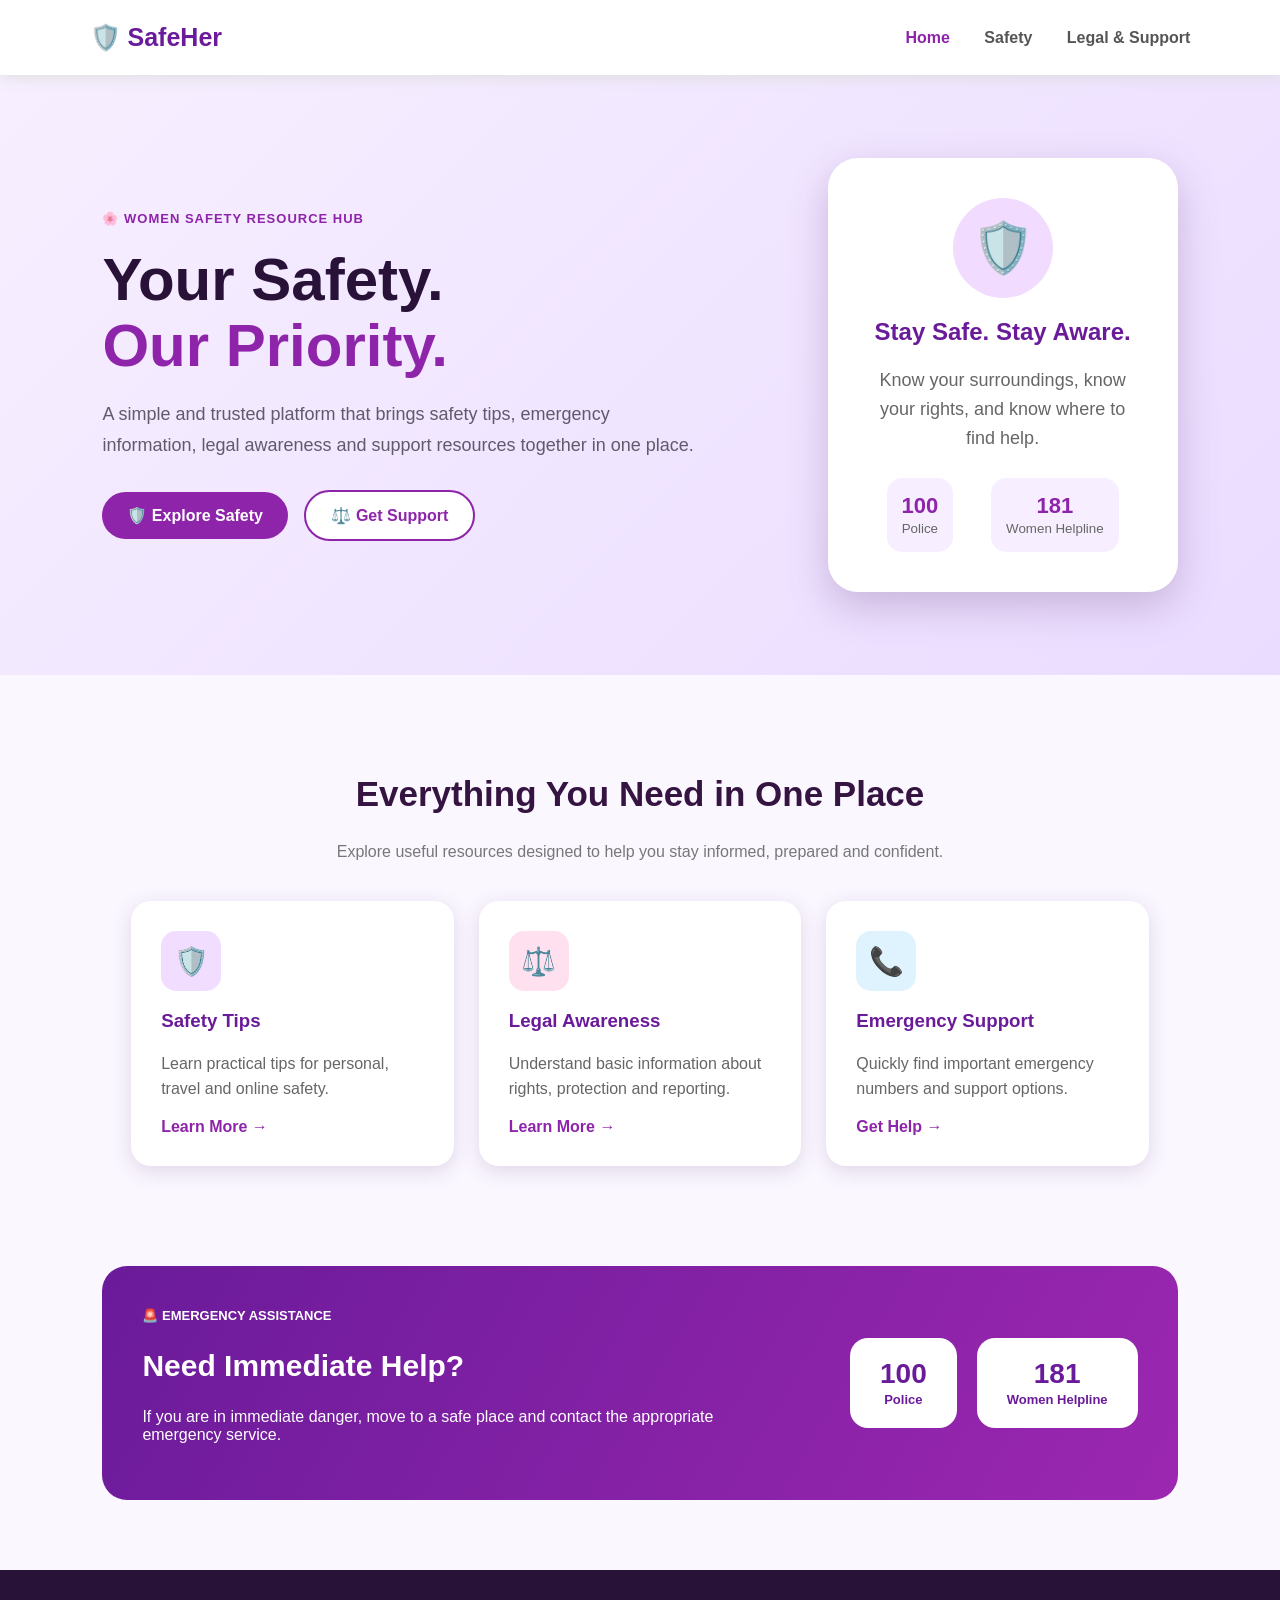
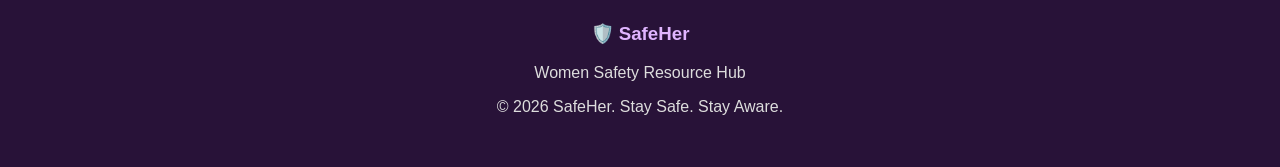
<file: index.html>
<!DOCTYPE html>
<html lang="en">

<head>
    <meta charset="UTF-8">
    <meta name="viewport" content="width=device-width, initial-scale=1.0">
    <title>SafeHer - Women Safety Hub</title>
    <link rel="stylesheet" href="style.css">
</head>

<body>

<header class="header">
    <div class="logo">🛡️ SafeHer</div>

    <nav>
        <a href="index.html" class="active">Home</a>
        <a href="safety.html">Safety</a>
        <a href="support.html">Legal & Support</a>
    </nav>

    <button class="menu-btn" onclick="toggleMenu()">☰</button>
</header>

<section class="hero">

    <div class="hero-text">
        <span class="tag">🌸 WOMEN SAFETY RESOURCE HUB</span>

        <h1>
            Your Safety.<br>
            <span>Our Priority.</span>
        </h1>

        <p>
            A simple and trusted platform that brings safety tips,
            emergency information, legal awareness and support
            resources together in one place.
        </p>

        <div class="hero-buttons">
            <a href="safety.html" class="primary-btn">
                🛡️ Explore Safety
            </a>

            <a href="support.html" class="secondary-btn">
                ⚖️ Get Support
            </a>
        </div>
    </div>

    <div class="hero-card">
        <div class="shield">🛡️</div>
        <h2>Stay Safe. Stay Aware.</h2>
        <p>
            Know your surroundings, know your rights,
            and know where to find help.
        </p>

        <div class="mini-info">
            <div>
                <b>100</b>
                <small>Police</small>
            </div>

            <div>
                <b>181</b>
                <small>Women Helpline</small>
            </div>
        </div>
    </div>

</section>

<section class="features">

    <h2>Everything You Need in One Place</h2>

    <p class="section-text">
        Explore useful resources designed to help you stay informed,
        prepared and confident.
    </p>

    <div class="card-container">

        <div class="feature-card">
            <div class="icon purple">🛡️</div>
            <h3>Safety Tips</h3>
            <p>
                Learn practical tips for personal, travel
                and online safety.
            </p>
            <a href="safety.html">Learn More →</a>
        </div>

        <div class="feature-card">
            <div class="icon pink">⚖️</div>
            <h3>Legal Awareness</h3>
            <p>
                Understand basic information about rights,
                protection and reporting.
            </p>
            <a href="support.html">Learn More →</a>
        </div>

        <div class="feature-card">
            <div class="icon blue">📞</div>
            <h3>Emergency Support</h3>
            <p>
                Quickly find important emergency numbers
                and support options.
            </p>
            <a href="support.html">Get Help →</a>
        </div>

    </div>

</section>

<section class="emergency">

    <div>
        <span>🚨 EMERGENCY ASSISTANCE</span>
        <h2>Need Immediate Help?</h2>
        <p>
            If you are in immediate danger, move to a safe place
            and contact the appropriate emergency service.
        </p>
    </div>

    <div class="emergency-numbers">
        <div>
            <b>100</b>
            <span>Police</span>
        </div>

        <div>
            <b>181</b>
            <span>Women Helpline</span>
        </div>
    </div>

</section>

<footer>
    <h3>🛡️ SafeHer</h3>
    <p>Women Safety Resource Hub</p>
    <p>© 2026 SafeHer. Stay Safe. Stay Aware.</p>
</footer>

<script src="script.js"></script>

</body>
</html>
</file>
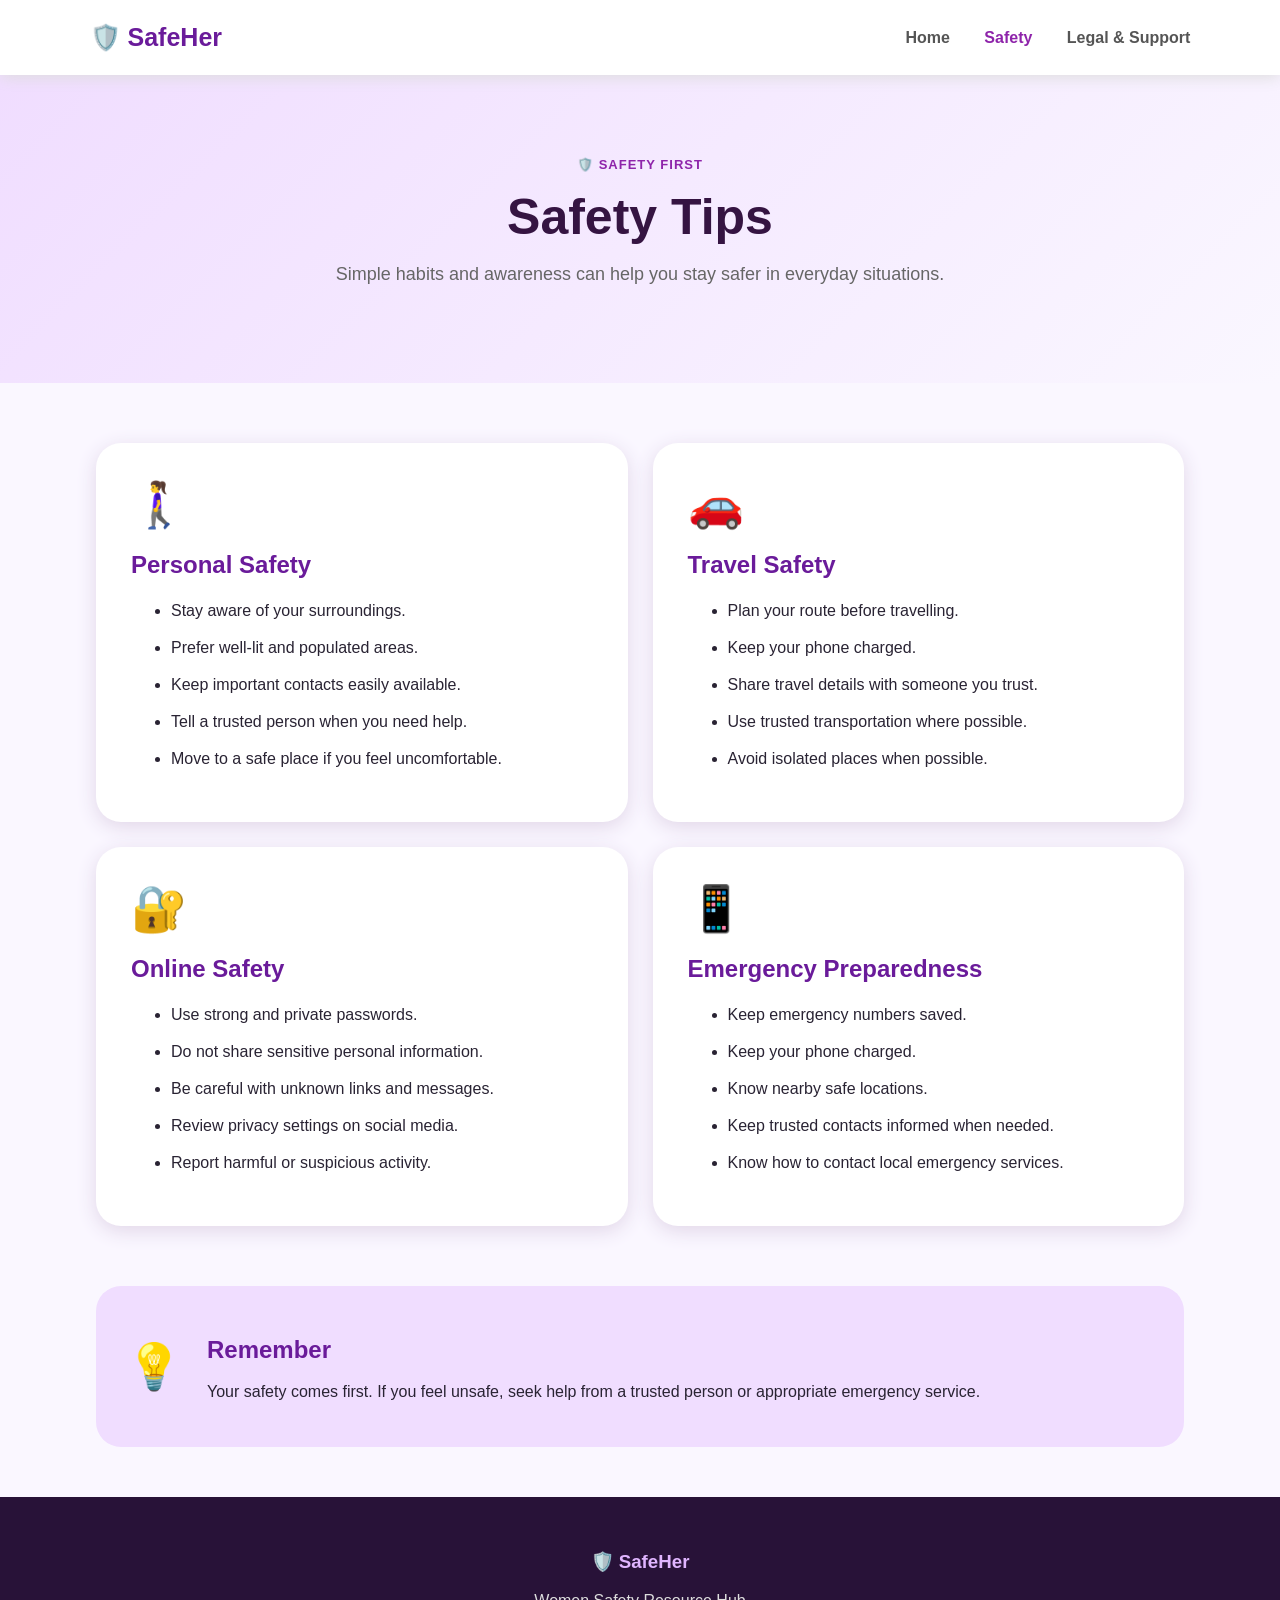
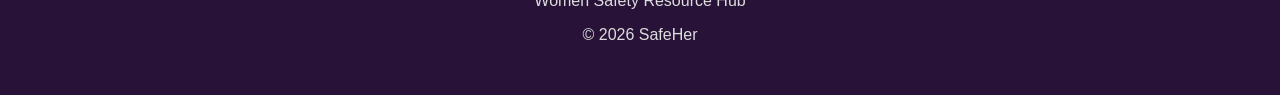
<file: safety.html>
<!DOCTYPE html>
<html lang="en">

<head>
    <meta charset="UTF-8">
    <meta name="viewport" content="width=device-width, initial-scale=1.0">
    <title>Safety Tips - SafeHer</title>
    <link rel="stylesheet" href="style.css">
</head>

<body>

<header class="header">

    <div class="logo">🛡️ SafeHer</div>

    <nav>
        <a href="index.html">Home</a>
        <a href="safety.html" class="active">Safety</a>
        <a href="support.html">Legal & Support</a>
    </nav>

    <button class="menu-btn" onclick="toggleMenu()">☰</button>

</header>

<section class="page-banner">

    <span class="tag">🛡️ SAFETY FIRST</span>

    <h1>Safety Tips</h1>

    <p>
        Simple habits and awareness can help you stay safer
        in everyday situations.
    </p>

</section>

<section class="safety-section">

    <div class="safety-grid">

        <div class="safety-card">

            <div class="large-icon">🚶‍♀️</div>

            <h2>Personal Safety</h2>

            <ul>
                <li>Stay aware of your surroundings.</li>
                <li>Prefer well-lit and populated areas.</li>
                <li>Keep important contacts easily available.</li>
                <li>Tell a trusted person when you need help.</li>
                <li>Move to a safe place if you feel uncomfortable.</li>
            </ul>

        </div>


        <div class="safety-card">

            <div class="large-icon">🚗</div>

            <h2>Travel Safety</h2>

            <ul>
                <li>Plan your route before travelling.</li>
                <li>Keep your phone charged.</li>
                <li>Share travel details with someone you trust.</li>
                <li>Use trusted transportation where possible.</li>
                <li>Avoid isolated places when possible.</li>
            </ul>

        </div>


        <div class="safety-card">

            <div class="large-icon">🔐</div>

            <h2>Online Safety</h2>

            <ul>
                <li>Use strong and private passwords.</li>
                <li>Do not share sensitive personal information.</li>
                <li>Be careful with unknown links and messages.</li>
                <li>Review privacy settings on social media.</li>
                <li>Report harmful or suspicious activity.</li>
            </ul>

        </div>


        <div class="safety-card">

            <div class="large-icon">📱</div>

            <h2>Emergency Preparedness</h2>

            <ul>
                <li>Keep emergency numbers saved.</li>
                <li>Keep your phone charged.</li>
                <li>Know nearby safe locations.</li>
                <li>Keep trusted contacts informed when needed.</li>
                <li>Know how to contact local emergency services.</li>
            </ul>

        </div>

    </div>

</section>

<section class="tip-banner">

    <div class="tip-icon">💡</div>

    <div>
        <h2>Remember</h2>
        <p>
            Your safety comes first. If you feel unsafe,
            seek help from a trusted person or appropriate
            emergency service.
        </p>
    </div>

</section>

<footer>
    <h3>🛡️ SafeHer</h3>
    <p>Women Safety Resource Hub</p>
    <p>© 2026 SafeHer</p>
</footer>

<script src="script.js"></script>

</body>
</html>
</file>
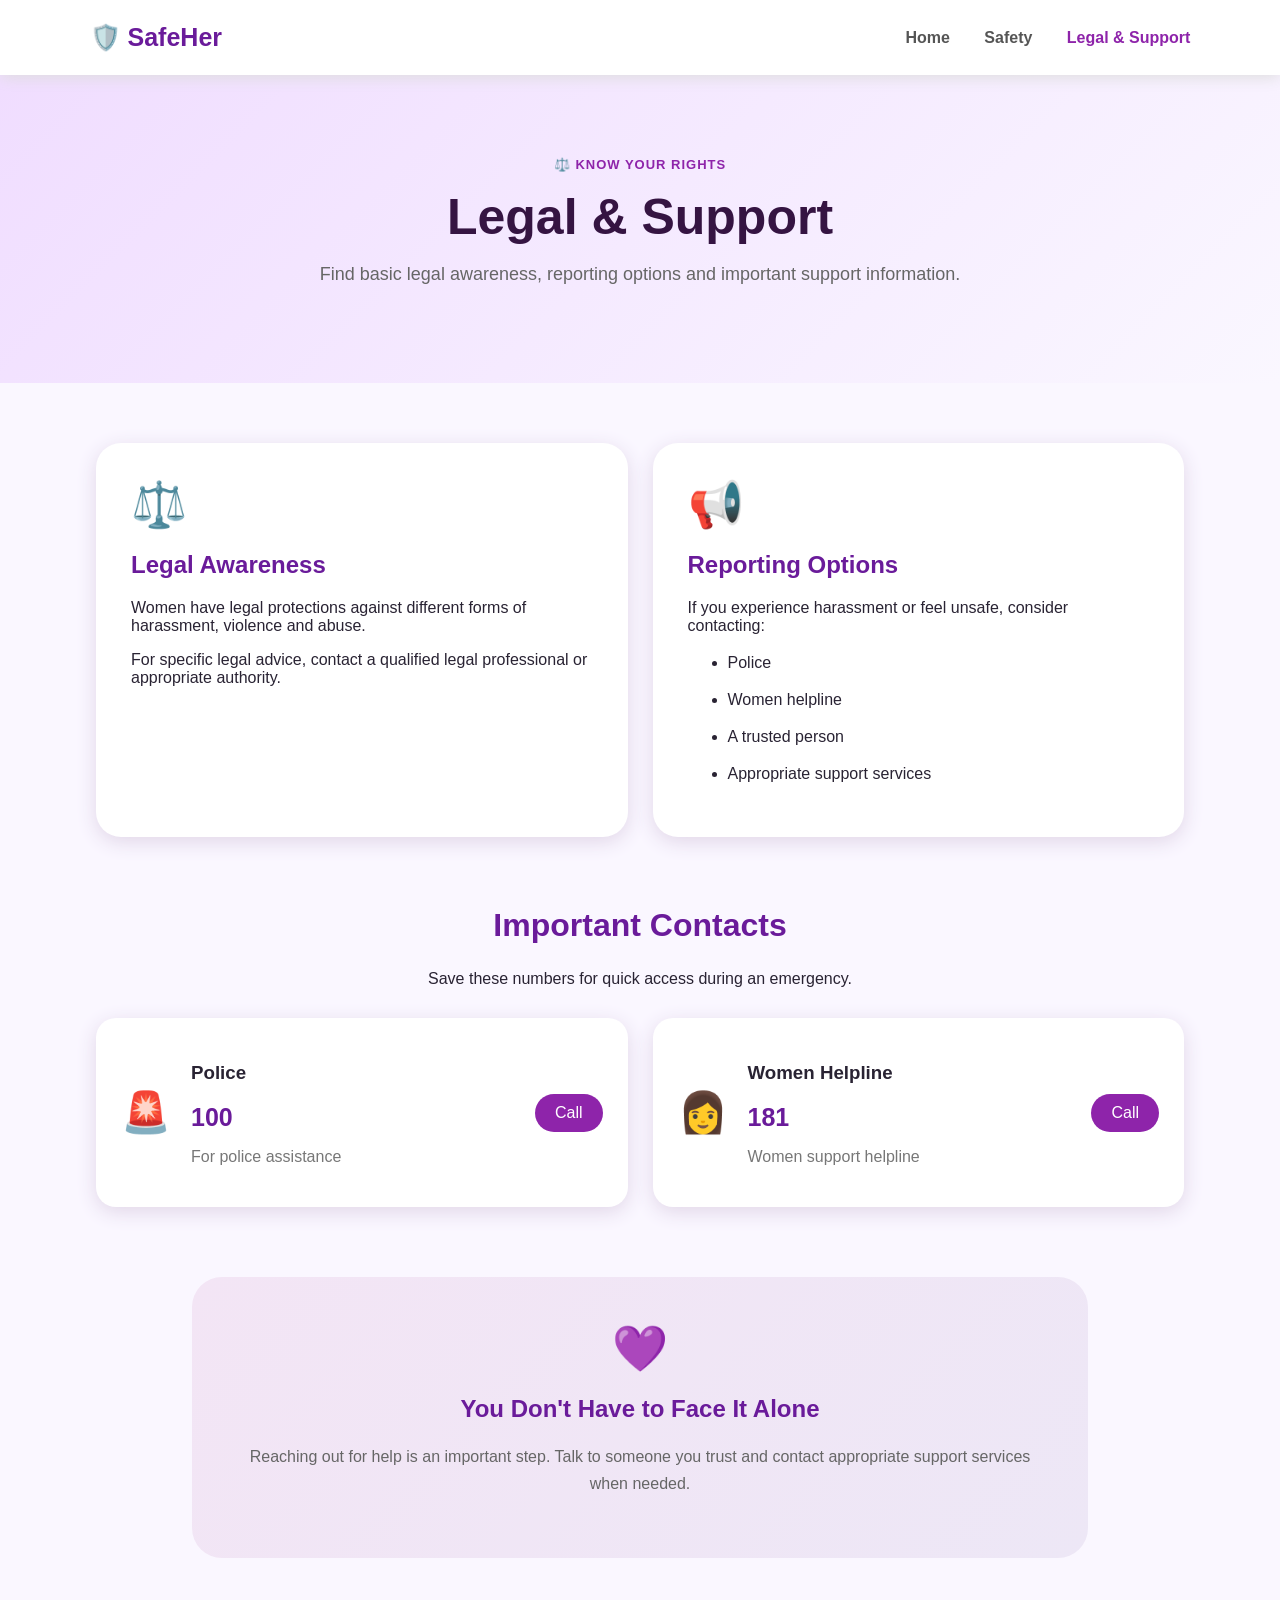
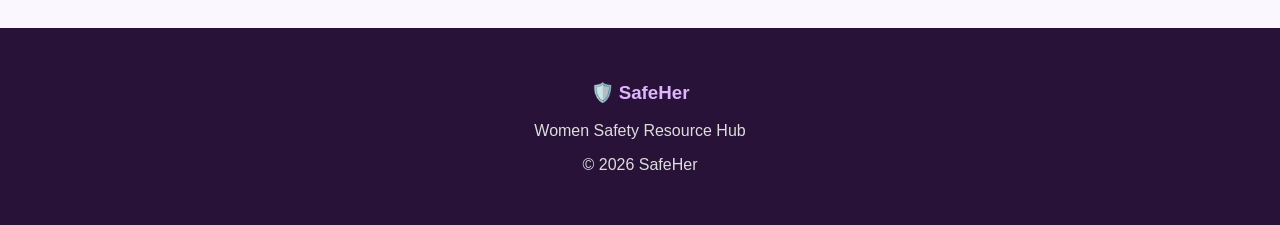
<file: support.html>
<!DOCTYPE html>
<html lang="en">

<head>
    <meta charset="UTF-8">
    <meta name="viewport" content="width=device-width, initial-scale=1.0">
    <title>Legal & Support - SafeHer</title>
    <link rel="stylesheet" href="style.css">
</head>

<body>

<header class="header">

    <div class="logo">🛡️ SafeHer</div>

    <nav>
        <a href="index.html">Home</a>
        <a href="safety.html">Safety</a>
        <a href="support.html" class="active">Legal & Support</a>
    </nav>

    <button class="menu-btn" onclick="toggleMenu()">☰</button>

</header>


<section class="page-banner">

    <span class="tag">⚖️ KNOW YOUR RIGHTS</span>

    <h1>Legal & Support</h1>

    <p>
        Find basic legal awareness, reporting options
        and important support information.
    </p>

</section>


<section class="support-section">

    <div class="support-grid">

        <div class="support-card">

            <div class="large-icon">⚖️</div>

            <h2>Legal Awareness</h2>

            <p>
                Women have legal protections against different
                forms of harassment, violence and abuse.
            </p>

            <p>
                For specific legal advice, contact a qualified
                legal professional or appropriate authority.
            </p>

        </div>


        <div class="support-card">

            <div class="large-icon">📢</div>

            <h2>Reporting Options</h2>

            <p>
                If you experience harassment or feel unsafe,
                consider contacting:
            </p>

            <ul>
                <li>Police</li>
                <li>Women helpline</li>
                <li>A trusted person</li>
                <li>Appropriate support services</li>
            </ul>

        </div>

    </div>


    <div class="contact-title">

        <h2>Important Contacts</h2>

        <p>
            Save these numbers for quick access during an emergency.
        </p>

    </div>


    <div class="contact-grid">

        <div class="contact-card police">

            <div class="contact-icon">🚨</div>

            <div>
                <h3>Police</h3>
                <strong>100</strong>
                <p>For police assistance</p>
            </div>

            <a href="tel:100">Call</a>

        </div>


        <div class="contact-card women">

            <div class="contact-icon">👩</div>

            <div>
                <h3>Women Helpline</h3>
                <strong>181</strong>
                <p>Women support helpline</p>
            </div>

            <a href="tel:181">Call</a>

        </div>

    </div>

</section>


<section class="support-message">

    <div class="message-icon">💜</div>

    <h2>You Don't Have to Face It Alone</h2>

    <p>
        Reaching out for help is an important step.
        Talk to someone you trust and contact appropriate
        support services when needed.
    </p>

</section>


<footer>
    <h3>🛡️ SafeHer</h3>
    <p>Women Safety Resource Hub</p>
    <p>© 2026 SafeHer</p>
</footer>

<script src="script.js"></script>

</body>
</html>
</file>
<file: style.css>
* {
    box-sizing: border-box;
}

body {
    margin: 0;
    font-family: Arial, sans-serif;
    background: #faf7ff;
    color: #292333;
}

.header {
    height: 75px;
    background: white;
    display: flex;
    align-items: center;
    justify-content: space-between;
    padding: 0 7%;
    box-shadow: 0 2px 15px #ddd;
    position: sticky;
    top: 0;
    z-index: 100;
}

.logo {
    font-size: 25px;
    font-weight: bold;
    color: #6a1b9a;
}

nav a {
    text-decoration: none;
    color: #555;
    margin-left: 30px;
    font-weight: bold;
}

nav a:hover,
nav a.active {
    color: #8e24aa;
}

.menu-btn {
    display: none;
    border: none;
    background: none;
    font-size: 25px;
}

.hero {
    min-height: 600px;
    padding: 80px 8%;
    display: flex;
    justify-content: space-between;
    align-items: center;
    background: linear-gradient(135deg, #f7efff, #eadcff);
}

.hero-text {
    width: 55%;
}

.tag {
    color: #8e24aa;
    font-size: 13px;
    font-weight: bold;
    letter-spacing: 1px;
}

.hero h1 {
    font-size: 60px;
    line-height: 1.1;
    margin: 20px 0;
    color: #281238;
}

.hero h1 span {
    color: #8e24aa;
}

.hero p {
    font-size: 18px;
    line-height: 1.7;
    color: #62596b;
    max-width: 600px;
}

.hero-buttons {
    margin-top: 30px;
}

.primary-btn,
.secondary-btn {
    display: inline-block;
    padding: 14px 25px;
    border-radius: 30px;
    text-decoration: none;
    margin-right: 12px;
    font-weight: bold;
}

.primary-btn {
    background: #8e24aa;
    color: white;
}

.secondary-btn {
    background: white;
    color: #8e24aa;
    border: 2px solid #8e24aa;
}

.primary-btn:hover {
    background: #6a1b9a;
}

.secondary-btn:hover {
    background: #f0ddff;
}

.hero-card {
    width: 350px;
    padding: 40px;
    background: white;
    border-radius: 30px;
    text-align: center;
    box-shadow: 0 15px 40px #c9b4db;
}

.shield {
    width: 100px;
    height: 100px;
    margin: auto;
    background: #f1dcff;
    border-radius: 50%;
    display: flex;
    align-items: center;
    justify-content: center;
    font-size: 50px;
}

.hero-card h2 {
    color: #6a1b9a;
}

.hero-card p {
    color: #666;
    line-height: 1.6;
}

.mini-info {
    display: flex;
    justify-content: space-around;
    margin-top: 25px;
}

.mini-info div {
    background: #f7efff;
    padding: 15px;
    border-radius: 15px;
}

.mini-info b {
    display: block;
    color: #8e24aa;
    font-size: 22px;
}

.mini-info small {
    color: #666;
}

.features {
    padding: 70px 8%;
    text-align: center;
}

.features h2 {
    font-size: 35px;
    color: #351442;
}

.section-text {
    color: #777;
}

.card-container {
    display: flex;
    gap: 25px;
    justify-content: center;
    margin-top: 40px;
}

.feature-card {
    background: white;
    padding: 30px;
    width: 30%;
    border-radius: 20px;
    text-align: left;
    box-shadow: 0 5px 20px #e0d5e7;
    transition: 0.3s;
}

.feature-card:hover {
    transform: translateY(-8px);
}

.icon {
    width: 60px;
    height: 60px;
    display: flex;
    align-items: center;
    justify-content: center;
    border-radius: 15px;
    font-size: 28px;
}

.purple {
    background: #f0ddff;
}

.pink {
    background: #ffe0ef;
}

.blue {
    background: #dff3ff;
}

.feature-card h3 {
    color: #6a1b9a;
}

.feature-card p {
    color: #666;
    line-height: 1.6;
}

.feature-card a {
    color: #8e24aa;
    text-decoration: none;
    font-weight: bold;
}

.emergency {
    margin: 30px 8% 70px;
    padding: 40px;
    border-radius: 25px;
    background: linear-gradient(120deg, #6a1b9a, #9c27b0);
    color: white;
    display: flex;
    justify-content: space-between;
    align-items: center;
}

.emergency span {
    font-size: 13px;
    font-weight: bold;
}

.emergency h2 {
    font-size: 30px;
}

.emergency p {
    max-width: 600px;
}

.emergency-numbers {
    display: flex;
    gap: 20px;
}

.emergency-numbers div {
    background: white;
    color: #6a1b9a;
    padding: 20px 30px;
    border-radius: 18px;
    text-align: center;
}

.emergency-numbers b {
    display: block;
    font-size: 28px;
}

.emergency-numbers span {
    font-size: 13px;
}

.page-banner {
    text-align: center;
    padding: 80px 20px;
    background: linear-gradient(135deg, #f0ddff, #faf7ff);
}

.page-banner h1 {
    font-size: 50px;
    color: #351442;
    margin: 15px;
}

.page-banner p {
    color: #666;
    font-size: 18px;
}

.safety-section,
.support-section {
    width: 85%;
    margin: 60px auto;
}

.safety-grid,
.support-grid {
    display: grid;
    grid-template-columns: 1fr 1fr;
    gap: 25px;
}

.safety-card,
.support-card {
    background: white;
    padding: 35px;
    border-radius: 25px;
    box-shadow: 0 5px 20px #e1d6e8;
    transition: 0.3s;
}

.safety-card:hover,
.support-card:hover {
    transform: translateY(-5px);
}

.large-icon {
    font-size: 45px;
}

.safety-card h2,
.support-card h2 {
    color: #6a1b9a;
}

.safety-card li,
.support-card li {
    margin: 13px 0;
    line-height: 1.5;
}

.tip-banner {
    width: 85%;
    margin: 50px auto;
    padding: 30px;
    display: flex;
    align-items: center;
    gap: 25px;
    background: #f0ddff;
    border-radius: 25px;
}

.tip-icon {
    font-size: 45px;
}

.tip-banner h2 {
    color: #6a1b9a;
}

.contact-title {
    text-align: center;
    margin-top: 70px;
}

.contact-title h2 {
    color: #6a1b9a;
    font-size: 32px;
}

.contact-grid {
    display: grid;
    grid-template-columns: 1fr 1fr;
    gap: 25px;
    margin-top: 30px;
}

.contact-card {
    background: white;
    padding: 25px;
    border-radius: 20px;
    display: flex;
    align-items: center;
    gap: 20px;
    box-shadow: 0 5px 20px #e1d6e8;
}

.contact-icon {
    font-size: 40px;
}

.contact-card strong {
    font-size: 25px;
    color: #6a1b9a;
}

.contact-card p {
    color: #777;
}

.contact-card a {
    margin-left: auto;
    background: #8e24aa;
    color: white;
    padding: 10px 20px;
    border-radius: 20px;
    text-decoration: none;
}

.support-message {
    width: 70%;
    margin: 70px auto;
    padding: 45px;
    text-align: center;
    background: linear-gradient(135deg, #f3e5f5, #ede7f6);
    border-radius: 30px;
}

.message-icon {
    font-size: 45px;
}

.support-message h2 {
    color: #6a1b9a;
}

.support-message p {
    color: #666;
    line-height: 1.7;
}

footer {
    background: #281238;
    color: white;
    text-align: center;
    padding: 35px;
}

footer h3 {
    color: #e0b5ff;
}

footer p {
    color: #ddd;
}

@media (max-width: 800px) {

    .header {
        padding: 0 5%;
    }

    nav {
        display: none;
    }

    .menu-btn {
        display: block;
    }

    .hero {
        flex-direction: column;
        padding: 50px 7%;
    }

    .hero-text {
        width: 100%;
    }

    .hero h1 {
        font-size: 42px;
    }

    .hero-card {
        width: auto;
        margin-top: 40px;
    }

    .card-container {
        flex-direction: column;
    }

    .feature-card {
        width: auto;
    }

    .emergency {
        flex-direction: column;
        text-align: center;
    }

    .emergency-numbers {
        margin-top: 25px;
    }

    .safety-grid,
    .support-grid,
    .contact-grid {
        grid-template-columns: 1fr;
    }

    .support-message {
        width: 80%;
    }
}
</file>
